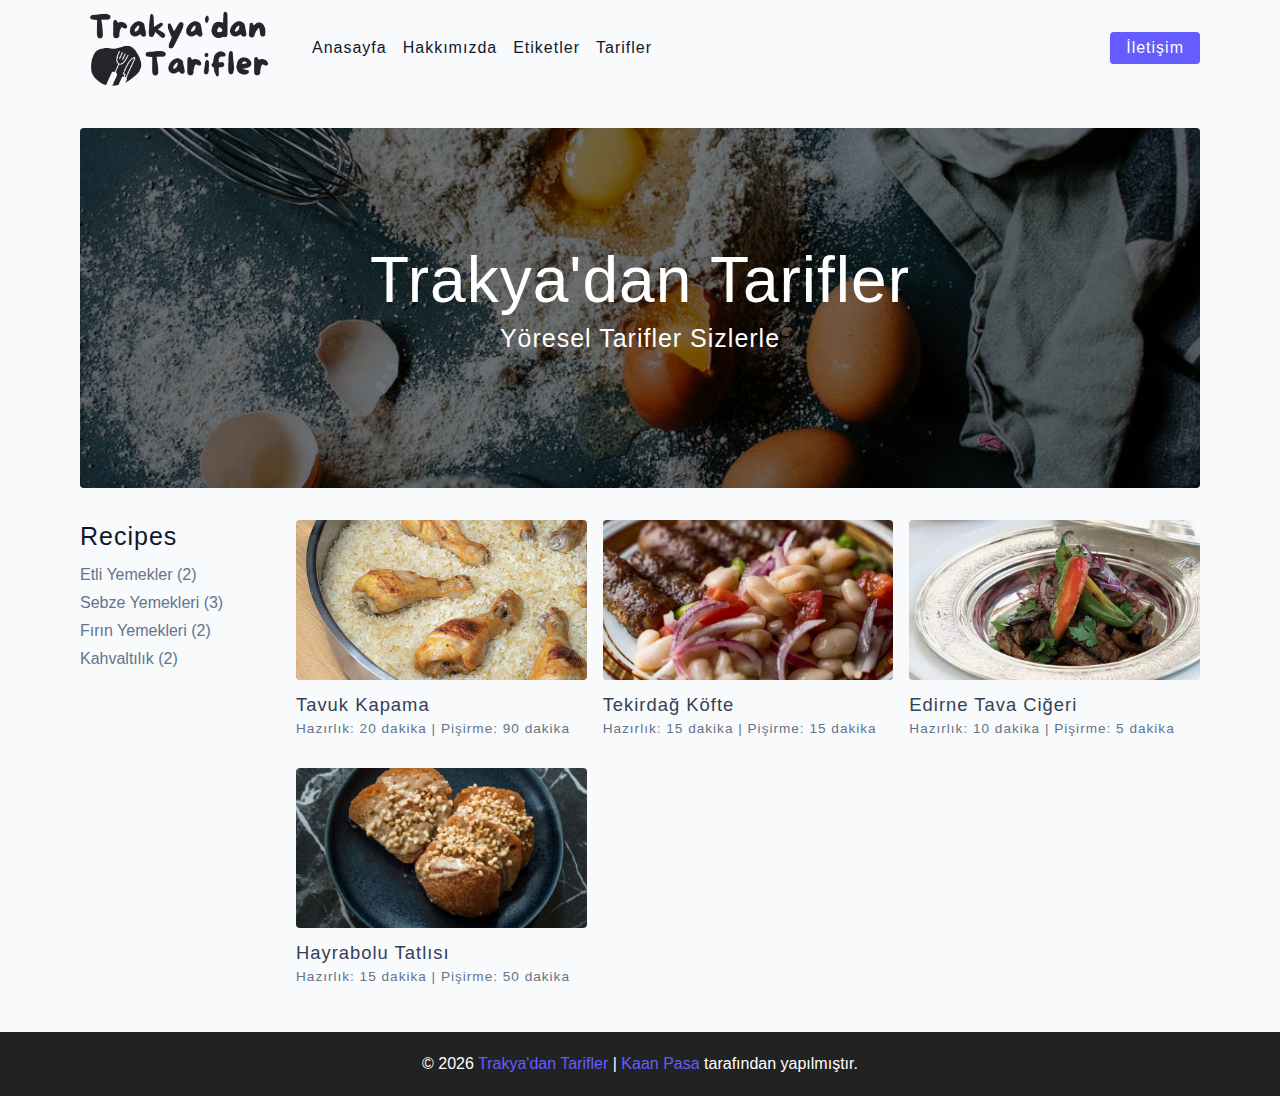
<file: index.html>
<!DOCTYPE html>
<html lang="en">

<head>
  <meta charset="UTF-8" />
  <meta http-equiv="X-UA-Compatible" content="IE=edge" />
  <meta name="viewport" content="width=device-width, initial-scale=1.0" />
  <title>Trakya'dan Tarifler</title>
  <!-- favicon -->
  <link rel="shortcut icon" href="./assets/a.ico" type="image/x-icon" />
  <!-- normalize -->
  <link rel="stylesheet" href="./css/normalize.css" />
  <!-- font-awesome -->
  <link rel="stylesheet" href="https://cdnjs.cloudflare.com/ajax/libs/font-awesome/5.14.0/css/all.min.css" />
  <!-- main css -->
  <link rel="stylesheet" href="./css/main.css" />
</head>

<body>
  <!-- Navbar -->
  <nav class="navbar">
    <div class="nav-center">
      <div class="nav-header">
        <a href="index.html" class="nav-logo">
          <img src="assets/logo.png" alt="Trakya'dan Tarifler">
        </a>
        <button type="button" class="btn nav-btn">
          <i class="fas fa-align-justify"></i>
        </button>
      </div>
      <!--links-->
      <div class="nav-links">
        <a href="index.html" class="nav-link">Anasayfa</a>
        <a href="about.html" class="nav-link">Hakkımızda</a>
        <a href="tags.html" class="nav-link">Etiketler</a>
        <a href="recipes.html" class="nav-link">Tarifler</a>
        <div class="nav-link contact-link">
          <a href="contact.html" class="btn">İletişim</a>
        </div>
      </div>
      <!--end of links-->
    </div>
  </nav>
  <!-- end of Navbar -->

  <!--main-->
  <main class="page">
    <!--header-->
    <header class="hero">
      <div class="hero-container">
        <div class="hero-text">
          <h1>Trakya'dan Tarifler</h1>
          <h4>Yöresel Tarifler Sizlerle</h4>
        </div>
      </div>
    </header>
    <!-- end of header-->
    <!-- recipes container-->
    <section class="recipes-container">
      <!--tag container-->
      <div class="tags-container">
        <h4>Recipes</h4>
        <div class="tags-list">
          <a href="tag-template.html">Etli Yemekler (2)</a>
          <a href="tag-template.html">Sebze Yemekleri (3)</a>
          <a href="tag-template.html">Fırın Yemekleri (2)</a>
          <a href="tag-template.html">Kahvaltılık (2)</a>
        </div>
      </div>
      <!--end of tag container-->

      <!-- recipes list -->
      <div class="recipes-list">
        <!-- single recipe -->
        <a href="single-recipe.html" class="recipe">
          <img
            src="./assets/recipes/tavuk-kapama.jpg"
            class="img recipe-img"
            alt=""
          />
          <h5>Tavuk Kapama</h5>
          <p>Hazırlık: 20 dakika | Pişirme: 90 dakika</p>
        </a>
        <!-- end of single recipe -->
        <!-- single recipe -->
        <a href="single-recipe.html" class="recipe">
          <img
            src="./assets/recipes/tekirdag-kofte.jpg"
            class="img recipe-img"
            alt=""
          />
          <h5>Tekirdağ Köfte</h5>
          <p>Hazırlık: 15 dakika | Pişirme: 15 dakika</p>
        </a>
        <!-- end of single recipe -->
        <!-- single recipe -->
        <a href="single-recipe.html" class="recipe">
          <img
            src="./assets/recipes/edirne-cigeri.jpg"
            class="img recipe-img"
            alt=""
          />
          <h5>Edirne Tava Ciğeri</h5>
          <p>Hazırlık: 10 dakika | Pişirme: 5 dakika</p>
        </a>
        <!-- end of single recipe -->
        <!-- single recipe -->
        <a href="single-recipe.html" class="recipe">
          <img
            src="./assets/recipes/hayrabolu-tatlisi.jpg"
            class="img recipe-img"
            alt=""
          />
          <h5>Hayrabolu Tatlısı</h5>
          <p>Hazırlık: 15 dakika | Pişirme: 50 dakika</p>
        </a>
        <!-- end of single recipe -->
      </div>
      <!-- end of recipes list -->
    </section>
    <!-- end of recipes container-->
  </main>
  <!--end of main-->
  <!--footer-->
  <footer class="page-footer">
    <p>&copy; <span id="date"></span> <span class="footer-logo">Trakya'dan Tarifler</span> | <a
        href="https://github.com/kaanpasa" target="_blank">Kaan Pasa</a> tarafından yapılmıştır.</p>
  </footer>
  <!--end of footer-->
  <script src="./js/app.js"></script>
</body>

</html>
</file>
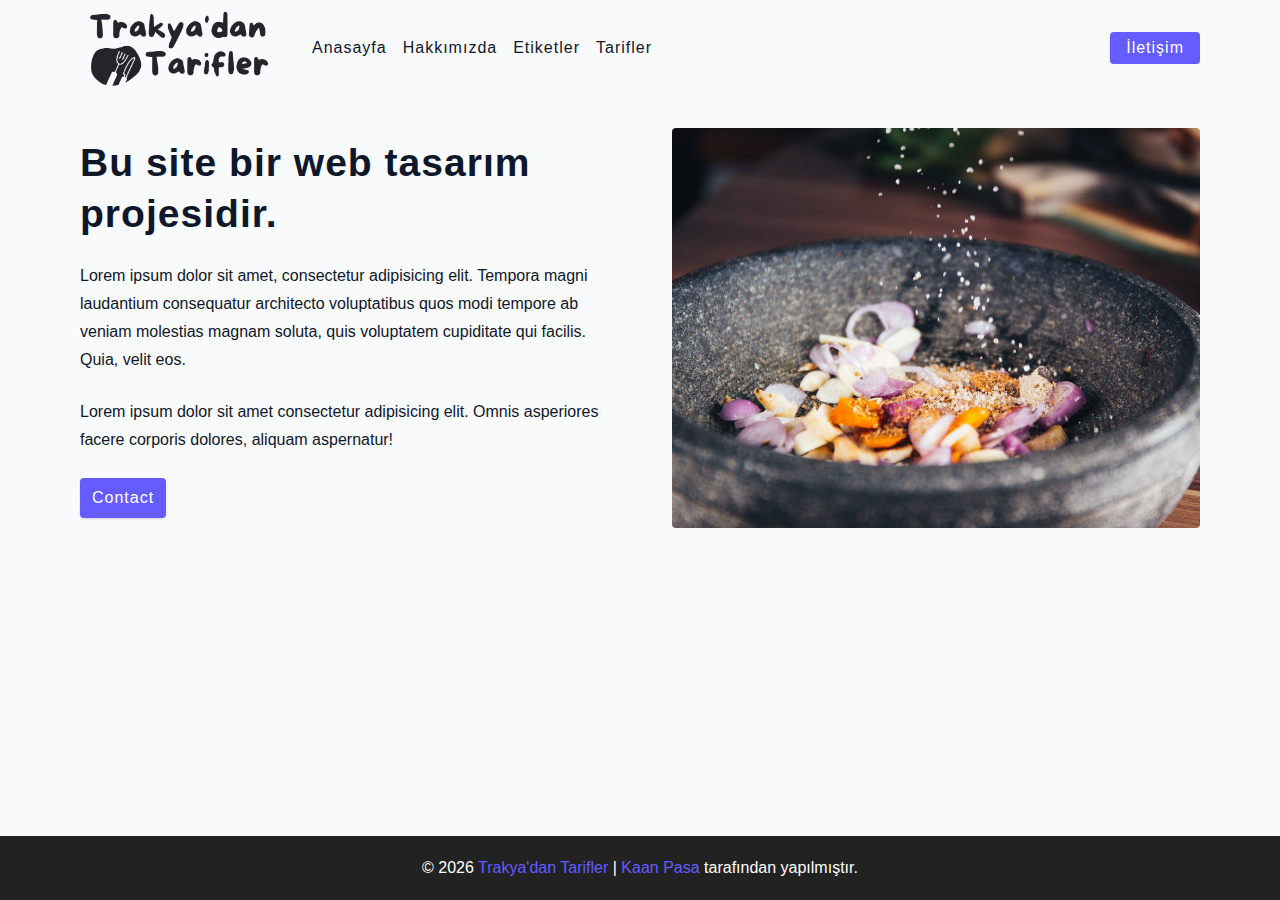
<file: about.html>
<!DOCTYPE html>
<html lang="en">

<head>
  <meta charset="UTF-8" />
  <meta http-equiv="X-UA-Compatible" content="IE=edge" />
  <meta name="viewport" content="width=device-width, initial-scale=1.0" />
  <title>Hakkımızda</title>
  <!-- favicon -->
  <link rel="shortcut icon" href="./assets/a.ico" type="image/x-icon" />
  <!-- normalize -->
  <link rel="stylesheet" href="./css/normalize.css" />
  <!-- font-awesome -->
  <link rel="stylesheet" href="https://cdnjs.cloudflare.com/ajax/libs/font-awesome/5.14.0/css/all.min.css" />
  <!-- main css -->
  <link rel="stylesheet" href="./css/main.css" />
</head>

<body>
  <!-- Navbar -->
  <nav class="navbar">
    <div class="nav-center">
      <!--header-->
      <div class="nav-header">
        <a href="index.html" class="nav-logo">
          <img src="assets/logo.png" alt="Trakya'dan Tarifler">
        </a>
        <button type="button" class="btn nav-btn">
          <i class="fas fa-align-justify"></i>
        </button>
      </div>
      <!--links-->
      <div class="nav-links">
        <a href="index.html" class="nav-link">Anasayfa</a>
        <a href="about.html" class="nav-link">Hakkımızda</a>
        <a href="tags.html" class="nav-link">Etiketler</a>
        <a href="recipes.html" class="nav-link">Tarifler</a>
        <div class="nav-link contact-link">
          <a href="contact.html" class="btn">İletişim</a>
        </div>
      </div>
    </div>
  </nav>
  <!-- end of Navbar -->
  <!--main-->
  <main class="page">
    <section class="about-page">
      <article>
        <h2>Bu site bir web tasarım projesidir.</h2>
        <p>
          Lorem ipsum dolor sit amet, consectetur adipisicing elit. Tempora magni laudantium consequatur architecto voluptatibus quos modi tempore ab veniam molestias magnam soluta, quis voluptatem cupiditate qui facilis. Quia, velit eos.
        </p>
        <p>
          Lorem ipsum dolor sit amet consectetur adipisicing elit. Omnis asperiores facere corporis dolores, aliquam aspernatur!
        </p>
        <a href="contact.html" class="btn"> contact </a>
      </article>
      <!-- needs fixes -->
      <img
        src="./assets/about.jpeg"
        alt="Person Pouring Salt in Bowl"
        class="img about-img"
      />
    </section>
  </main>
  <!--end of main-->
  <!--footer-->
  <footer class="page-footer">
    <p>&copy; <span id="date"></span> <span class="footer-logo">Trakya'dan Tarifler</span> | <a href="https://github.com/kaanpasa" target="_blank">Kaan Pasa</a> tarafından yapılmıştır.</p>
  </footer>
  <!--end of footer-->
  <script src="./js/app.js"></script>
</body>

</html>
</file>
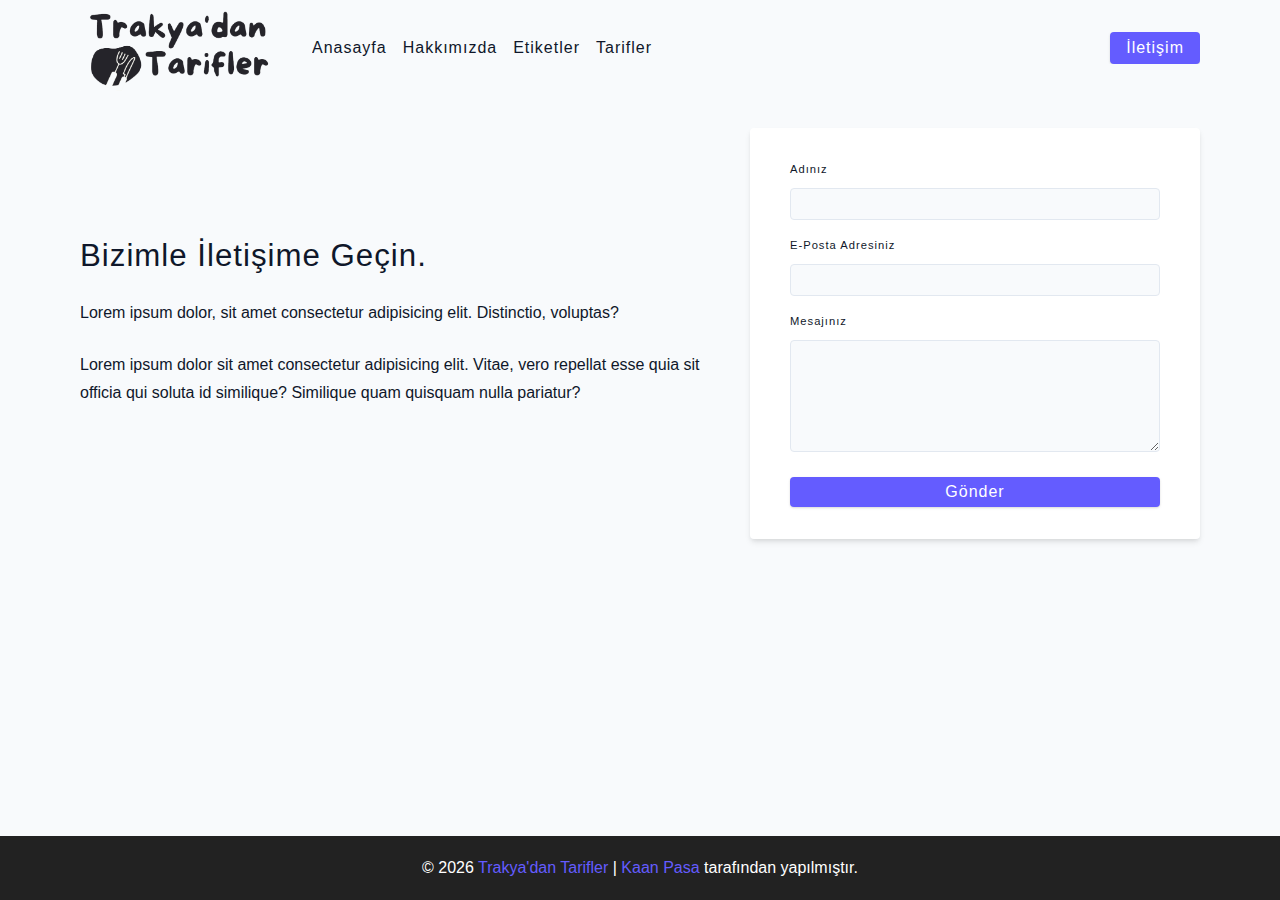
<file: contact.html>
<!DOCTYPE html>
<html lang="en">

<head>
  <meta charset="UTF-8" />
  <meta http-equiv="X-UA-Compatible" content="IE=edge" />
  <meta name="viewport" content="width=device-width, initial-scale=1.0" />
  <title>İletişim</title>
  <!-- favicon -->
  <link rel="shortcut icon" href="./assets/a.ico" type="image/x-icon" />
  <!-- normalize -->
  <link rel="stylesheet" href="./css/normalize.css" />
  <!-- font-awesome -->
  <link rel="stylesheet" href="https://cdnjs.cloudflare.com/ajax/libs/font-awesome/5.14.0/css/all.min.css" />
  <!-- main css -->
  <link rel="stylesheet" href="./css/main.css" />
</head>

<body>
  <!-- Navbar -->
  <nav class="navbar">
    <div class="nav-center">
      <!--header-->
      <div class="nav-header">
        <a href="index.html" class="nav-logo">
          <img src="assets/logo.png" alt="Trakya'dan Tarifler">
        </a>
        <button type="button" class="btn nav-btn">
          <i class="fas fa-align-justify"></i>
        </button>
      </div>
      <!--links-->
      <div class="nav-links">
        <a href="index.html" class="nav-link">Anasayfa</a>
        <a href="about.html" class="nav-link">Hakkımızda</a>
        <a href="tags.html" class="nav-link">Etiketler</a>
        <a href="recipes.html" class="nav-link">Tarifler</a>
        <div class="nav-link contact-link">
          <a href="contact.html" class="btn">İletişim</a>
        </div>
      </div>
    </div>
  </nav>
  <!-- end of Navbar -->
  <!--main-->
  <main class="page">
    <section class="contact-container">
      <article class="contact-info">
        <h3>Bizimle İletişime geçin.</h3>
        <p>
          Lorem ipsum dolor, sit amet consectetur adipisicing elit. Distinctio, voluptas?
        </p>
        <p>Lorem ipsum dolor sit amet consectetur adipisicing elit. Vitae, vero repellat esse quia sit officia qui soluta id similique? Similique quam quisquam nulla pariatur?</p>
      </article>
      <article>
        <form class="form contact-form">
          <div class="form-row">
            <label html="name" class="form-label">Adınız</label>
            <input type="text" name="name" id="name" class="form-input" />
          </div>
          <div class="form-row">
            <label html="email" class="form-label">E-posta adresiniz</label>
            <input type="text" name="email" id="email" class="form-input" />
          </div>
          <div class="form-row">
            <label html="message" class="form-label">Mesajınız</label>
            <textarea name="message" id="message" class="form-textarea"></textarea>
          </div>
          <button type="submit" class="btn btn-block">
            Gönder
          </button>
        </form>
      </article>
    </section>
  </main>
  <!--end of main-->
  <!--footer-->
  <footer class="page-footer">
    <p>&copy; <span id="date"></span> <span class="footer-logo">Trakya'dan Tarifler</span> | <a href="https://github.com/kaanpasa" target="_blank">Kaan Pasa</a> tarafından yapılmıştır.</p>
  </footer>
  <!--end of footer-->
  <script src="./js/app.js"></script>
</body>

</html>
</file>
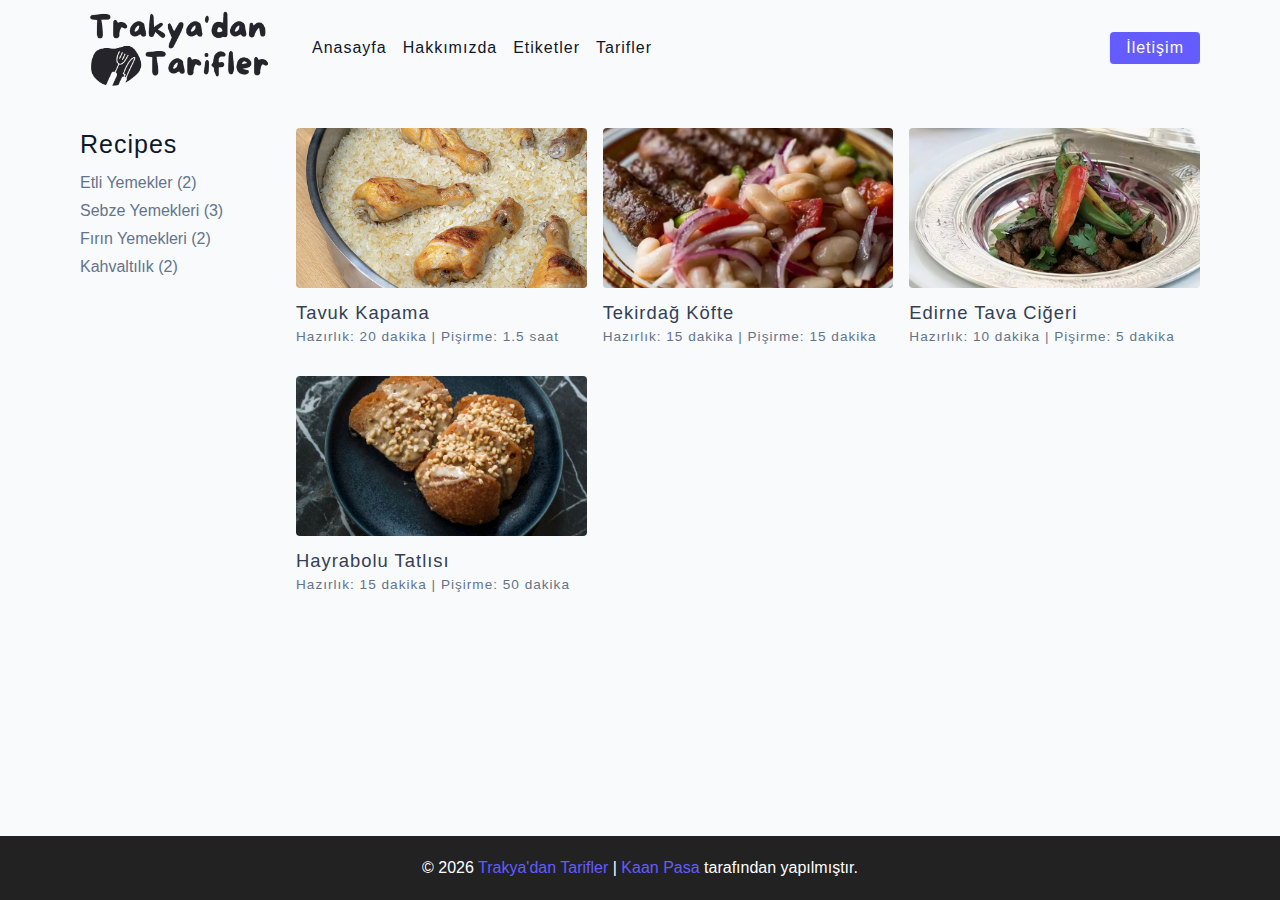
<file: recipes.html>
<!DOCTYPE html>
<html lang="en">

<head>
  <meta charset="UTF-8" />
  <meta http-equiv="X-UA-Compatible" content="IE=edge" />
  <meta name="viewport" content="width=device-width, initial-scale=1.0" />
  <title>Tüm Tarifler</title>
  <!-- favicon -->
  <link rel="shortcut icon" href="./assets/a.ico" type="image/x-icon" />
  <!-- normalize -->
  <link rel="stylesheet" href="./css/normalize.css" />
  <!-- font-awesome -->
  <link rel="stylesheet" href="https://cdnjs.cloudflare.com/ajax/libs/font-awesome/5.14.0/css/all.min.css" />
  <!-- main css -->
  <link rel="stylesheet" href="./css/main.css" />
</head>

<body>
  <!-- Navbar -->
  <nav class="navbar">
    <div class="nav-center">
      <!--header-->
      <div class="nav-header">
        <a href="index.html" class="nav-logo">
          <img src="assets/logo.png" alt="Trakya'dan Tarifler">
        </a>
        <button type="button" class="btn nav-btn">
          <i class="fas fa-align-justify"></i>
        </button>
      </div>
      <!--links-->
      <div class="nav-links">
        <a href="index.html" class="nav-link">Anasayfa</a>
        <a href="about.html" class="nav-link">Hakkımızda</a>
        <a href="tags.html" class="nav-link">Etiketler</a>
        <a href="recipes.html" class="nav-link">Tarifler</a>
        <div class="nav-link contact-link">
          <a href="contact.html" class="btn">İletişim</a>
        </div>
      </div>
    </div>
  </nav>
  <!-- end of Navbar -->
  <!--main-->
  <main class="page">
    <!-- recipes container-->
    <section class="recipes-container">
      <!--tag container-->
      <div class="tags-container">
        <h4>Recipes</h4>
        <div class="tags-list">
          <a href="tag-template.html">Etli Yemekler (2)</a>
          <a href="tag-template.html">Sebze Yemekleri (3)</a>
          <a href="tag-template.html">Fırın Yemekleri (2)</a>
          <a href="tag-template.html">Kahvaltılık (2)</a>
        </div>
      </div>
      <!--end of tag container-->

      <!-- recipes list -->
      <div class="recipes-list">
        <!-- single recipe -->
        <a href="single-recipe.html" class="recipe">
          <img
            src="./assets/recipes/tavuk-kapama.jpg"
            class="img recipe-img"
            alt=""
          />
          <h5>Tavuk Kapama</h5>
          <p>Hazırlık: 20 dakika | Pişirme: 1.5 saat</p>
        </a>
        <!-- end of single recipe -->
        <!-- single recipe -->
        <a href="single-recipe.html" class="recipe">
          <img
            src="./assets/recipes/tekirdag-kofte.jpg"
            class="img recipe-img"
            alt=""
          />
          <h5>Tekirdağ Köfte</h5>
          <p>Hazırlık: 15 dakika | Pişirme: 15 dakika</p>
        </a>
        <!-- end of single recipe -->
        <!-- single recipe -->
        <a href="single-recipe.html" class="recipe">
          <img
            src="./assets/recipes/edirne-cigeri.jpg"
            class="img recipe-img"
            alt=""
          />
          <h5>Edirne Tava Ciğeri</h5>
          <p>Hazırlık: 10 dakika | Pişirme: 5 dakika</p>
        </a>
        <!-- end of single recipe -->
        <!-- single recipe -->
        <a href="single-recipe.html" class="recipe">
          <img
            src="./assets/recipes/hayrabolu-tatlisi.jpg"
            class="img recipe-img"
            alt=""
          />
          <h5>Hayrabolu Tatlısı</h5>
          <p>Hazırlık: 15 dakika | Pişirme: 50 dakika</p>
        </a>
        <!-- end of single recipe -->
      </div>
      <!-- end of recipes list -->
    </section>
    <!-- end of recipes container-->
  </main>
  <!--end of main-->
  <!--footer-->
  <footer class="page-footer">
    <p>&copy; <span id="date"></span> <span class="footer-logo">Trakya'dan Tarifler</span> | <a href="https://github.com/kaanpasa" target="_blank">Kaan Pasa</a> tarafından yapılmıştır.</p>
  </footer>
  <!--end of footer-->
  <script src="./js/app.js"></script>
</body>

</html>
</file>
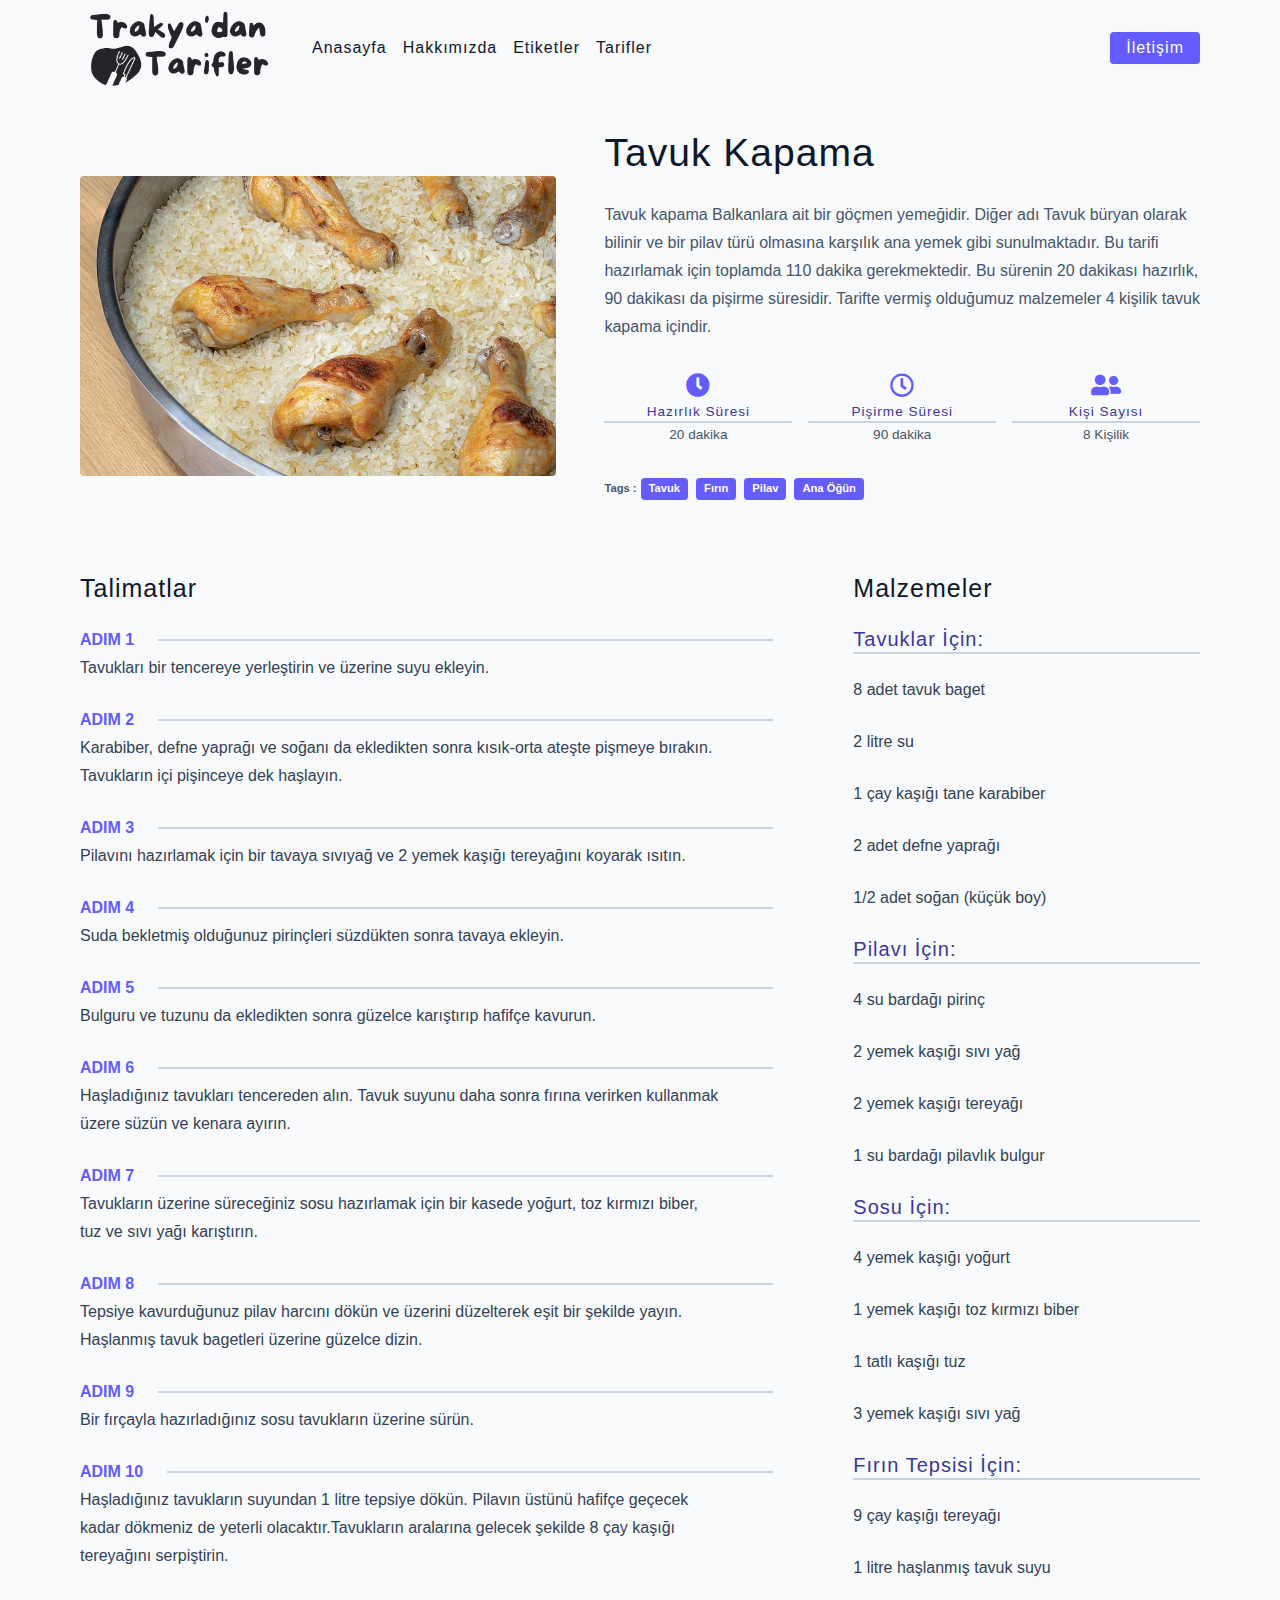
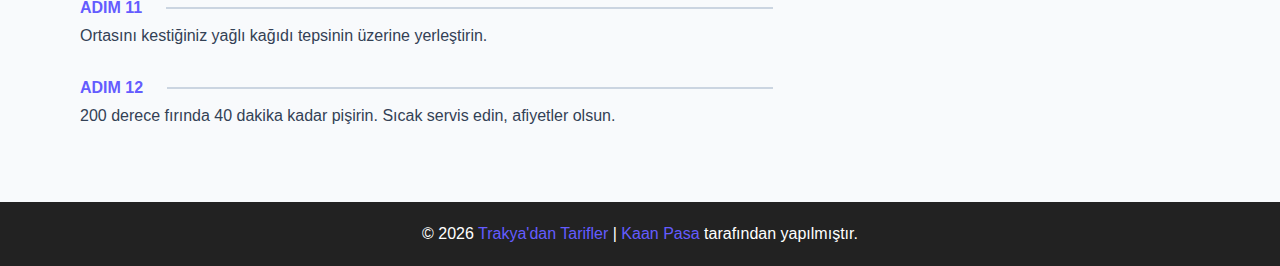
<file: single-recipe.html>
<!DOCTYPE html>
<html lang="en">

<head>
  <meta charset="UTF-8" />
  <meta http-equiv="X-UA-Compatible" content="IE=edge" />
  <meta name="viewport" content="width=device-width, initial-scale=1.0" />
  <title>Tavuk Kapama</title>
  <!-- favicon -->
  <link rel="shortcut icon" href="./assets/a.ico" type="image/x-icon" />
  <!-- normalize -->
  <link rel="stylesheet" href="./css/normalize.css" />
  <!-- font-awesome -->
  <link rel="stylesheet" href="https://cdnjs.cloudflare.com/ajax/libs/font-awesome/5.14.0/css/all.min.css" />
  <!-- main css -->
  <link rel="stylesheet" href="./css/main.css" />
</head>

<body>
  <!-- Navbar -->
  <nav class="navbar">
    <div class="nav-center">
      <!--header-->
      <div class="nav-header">
        <a href="index.html" class="nav-logo">
          <img src="assets/logo.png" alt="Trakya'dan Tarifler">
        </a>
        <button type="button" class="btn nav-btn">
          <i class="fas fa-align-justify"></i>
        </button>
      </div>
      <!--links-->
      <div class="nav-links">
        <a href="index.html" class="nav-link">Anasayfa</a>
        <a href="about.html" class="nav-link">Hakkımızda</a>
        <a href="tags.html" class="nav-link">Etiketler</a>
        <a href="recipes.html" class="nav-link">Tarifler</a>
        <div class="nav-link contact-link">
          <a href="contact.html" class="btn">İletişim</a>
        </div>
      </div>
    </div>
  </nav>
  <!-- end of Navbar -->
  <!--main-->
  <main class="page">
    <div class="recipe-page">
      <section class="recipe-hero">
        <img src="./assets/recipes/tavuk-kapama.jpg" class="img recipe-hero-img" />
        <article class="recipe-info">
          <h2>Tavuk Kapama</h2>
          <p>
            Tavuk kapama Balkanlara ait bir göçmen yemeğidir. Diğer adı Tavuk büryan
            olarak bilinir ve bir pilav türü olmasına karşılık ana yemek gibi sunulmaktadır.
            Bu tarifi hazırlamak için toplamda 110 dakika gerekmektedir. Bu sürenin 20
            dakikası hazırlık, 90 dakikası da pişirme süresidir. Tarifte vermiş olduğumuz
            malzemeler 4 kişilik tavuk kapama içindir.
          </p>
          <div class="recipe-icons">
            <article>
              <i class="fas fa-clock"></i>
              <h5>Hazırlık Süresi</h5>
              <p>20 dakika</p>
            </article>
            <article>
              <i class="far fa-clock"></i>
              <h5>Pişirme Süresi</h5>
              <p>90 dakika</p>
            </article>
            <article>
              <i class="fas fa-user-friends"></i>
              <h5>Kişi Sayısı</h5>
              <p>8 Kişilik</p>
            </article>
          </div>
          <p class="recipe-tags">
            Tags : <a href="tag-template.html">Tavuk</a>
            <a href="tag-template.html">Fırın</a>
            <a href="tag-template.html">Pilav</a>
            <a href="tag-template.html">Ana Öğün</a>
          </p>
        </article>
      </section>
      <!-- content -->
      <section class="recipe-content">
        <article>
          <h4>Talimatlar</h4>
          <!-- single instruction -->
          <div class="single-instruction">
            <header>
              <p>Adım 1</p>
              <div></div>
            </header>
            <p>
              Tavukları bir tencereye yerleştirin ve üzerine suyu ekleyin.
            </p>
          </div>
          <!-- end of single instruction -->
          <!-- single instruction -->
          <div class="single-instruction">
            <header>
              <p>Adım 2</p>
              <div></div>
            </header>
            <p>
              Karabiber, defne yaprağı ve soğanı da ekledikten sonra kısık-orta ateşte pişmeye bırakın. Tavukların içi
              pişinceye dek haşlayın.
            </p>
          </div>
          <!-- end of single instruction -->
          <!-- single instruction -->
          <div class="single-instruction">
            <header>
              <p>Adım 3</p>
              <div></div>
            </header>
            <p>
              Pilavını hazırlamak için bir tavaya sıvıyağ ve 2 yemek kaşığı tereyağını koyarak ısıtın.
            </p>
          </div>
          <!-- end of single instruction -->
          <!-- single instruction -->
          <div class="single-instruction">
            <header>
              <p>Adım 4</p>
              <div></div>
            </header>
            <p>
              Suda bekletmiş olduğunuz pirinçleri süzdükten sonra tavaya ekleyin.
            </p>
          </div>
          <!-- end of single instruction -->
          <!-- single instruction -->
          <div class="single-instruction">
            <header>
              <p>Adım 5</p>
              <div></div>
            </header>
            <p>
              Bulguru ve tuzunu da ekledikten sonra güzelce karıştırıp hafifçe kavurun.
            </p>
          </div>
          <!-- end of single instruction -->
          <!-- single instruction -->
          <div class="single-instruction">
            <header>
              <p>Adım 6</p>
              <div></div>
            </header>
            <p>
              Haşladığınız tavukları tencereden alın. Tavuk suyunu daha sonra fırına verirken kullanmak üzere süzün ve
              kenara ayırın.
            </p>
          </div>
          <!-- end of single instruction -->
          <!-- single instruction -->
          <div class="single-instruction">
            <header>
              <p>Adım 7</p>
              <div></div>
            </header>
            <p>
              Tavukların üzerine süreceğiniz sosu hazırlamak için bir kasede yoğurt, toz kırmızı biber, tuz ve sıvı yağı
              karıştırın.
            </p>
          </div>
          <!-- end of single instruction -->
          <!-- single instruction -->
          <div class="single-instruction">
            <header>
              <p>Adım 8</p>
              <div></div>
            </header>
            <p>
              Tepsiye kavurduğunuz pilav harcını dökün ve üzerini düzelterek eşit bir şekilde yayın. Haşlanmış tavuk
              bagetleri üzerine güzelce dizin.
            </p>
          </div>
          <!-- end of single instruction -->
          <!-- single instruction -->
          <div class="single-instruction">
            <header>
              <p>Adım 9</p>
              <div></div>
            </header>
            <p>
              Bir fırçayla hazırladığınız sosu tavukların üzerine sürün.
            </p>
          </div>
          <!-- end of single instruction -->
          <!-- single instruction -->
          <div class="single-instruction">
            <header>
              <p>Adım 10</p>
              <div></div>
            </header>
            <p>
              Haşladığınız tavukların suyundan 1 litre tepsiye dökün. Pilavın üstünü hafifçe geçecek kadar dökmeniz de
              yeterli olacaktır.Tavukların aralarına gelecek şekilde 8 çay kaşığı tereyağını serpiştirin.
            </p>
          </div>
          <!-- end of single instruction -->
          <!-- single instruction -->
          <div class="single-instruction">
            <header>
              <p>Adım 11</p>
              <div></div>
            </header>
            <p>
              Ortasını kestiğiniz yağlı kağıdı tepsinin üzerine yerleştirin.
            </p>
          </div>
          <!-- end of single instruction -->
          <!-- single instruction -->
          <div class="single-instruction">
            <header>
              <p>Adım 12</p>
              <div></div>
            </header>
            <p>
              200 derece fırında 40 dakika kadar pişirin. Sıcak servis edin, afiyetler olsun.
            </p>
          </div>
          <!-- end of single instruction -->
        </article>
        <article class="second-column">
          <div>
            <h4>Malzemeler</h4>
            <h5>Tavuklar İçin:</h5>
            <p class="single-ingredient">8 adet tavuk baget</p>
            <p class="single-ingredient">2 litre su</p>
            <p class="single-ingredient">1 çay kaşığı tane karabiber</p>
            <p class="single-ingredient">2 adet defne yaprağı</p>
            <p class="single-ingredient">1/2 adet soğan (küçük boy)</p>
            <h5>Pilavı İçin:</h5>
            <p class="single-ingredient">4 su bardağı pirinç</p>
            <p class="single-ingredient">2 yemek kaşığı sıvı yağ</p>
            <p class="single-ingredient">2 yemek kaşığı tereyağı</p>
            <p class="single-ingredient">1 su bardağı pilavlık bulgur</p>
            <h5>Sosu İçin:</h5>
            <p class="single-ingredient">4 yemek kaşığı yoğurt</p>
            <p class="single-ingredient">1 yemek kaşığı toz kırmızı biber</p>
            <p class="single-ingredient">1 tatlı kaşığı tuz</p>
            <p class="single-ingredient">3 yemek kaşığı sıvı yağ</p>
            <h5>Fırın Tepsisi İçin:</h5>
            <p class="single-ingredient">9 çay kaşığı tereyağı</p>
            <p class="single-ingredient">1 litre haşlanmış tavuk suyu</p>
          </div>
        </article>
      </section>
    </div>
  </main>
  <!--end of main-->
  <!--footer-->
  <footer class="page-footer">
    <p>&copy; <span id="date"></span> <span class="footer-logo">Trakya'dan Tarifler</span> | <a
        href="https://github.com/kaanpasa" target="_blank">Kaan Pasa</a> tarafından yapılmıştır.</p>
  </footer>
  <!--end of footer-->
  <script src="./js/app.js"></script>
</body>

</html>
</file>
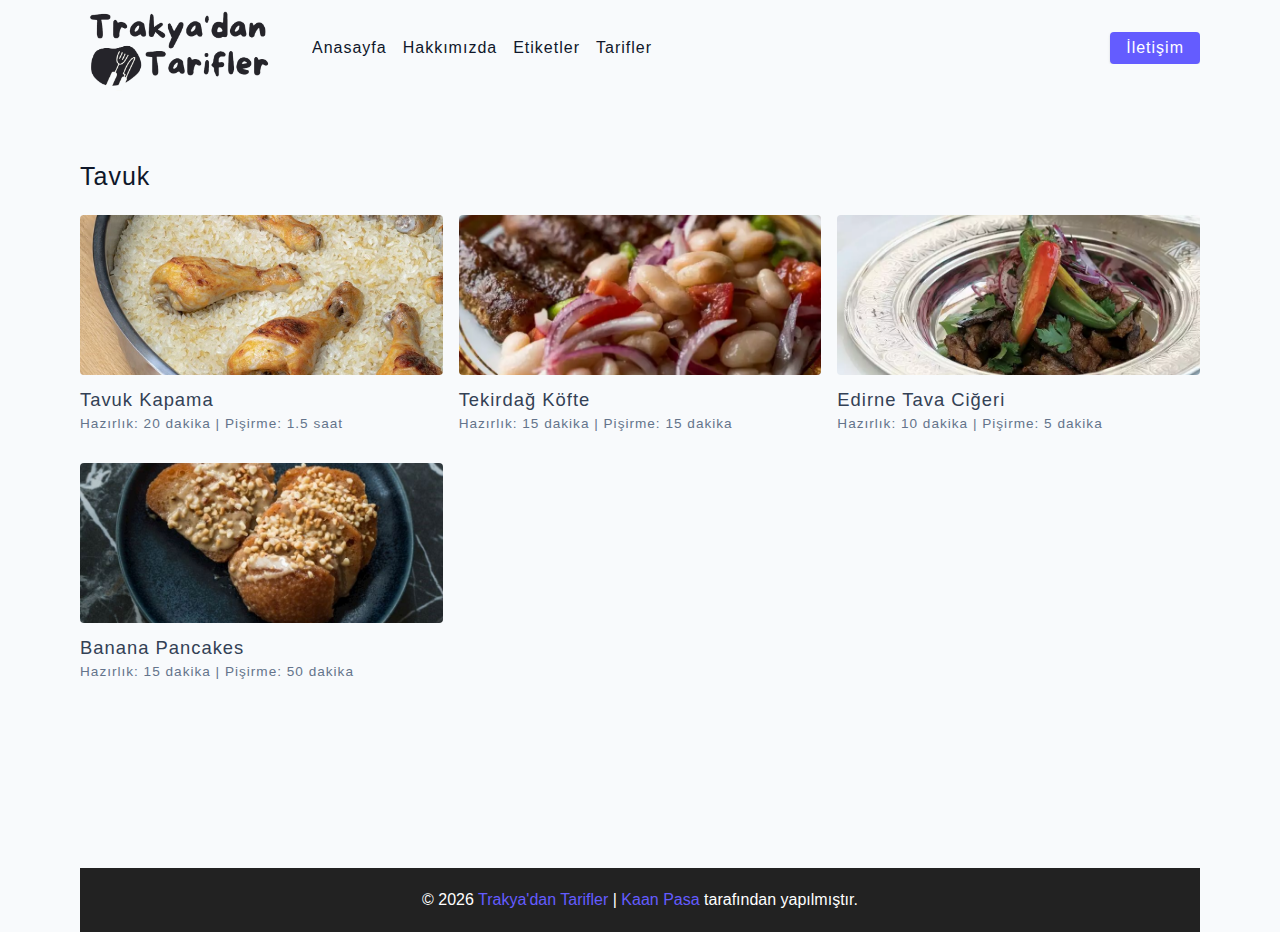
<file: tag-template.html>
<!DOCTYPE html>
<html lang="en">

<head>
  <meta charset="UTF-8" />
  <meta http-equiv="X-UA-Compatible" content="IE=edge" />
  <meta name="viewport" content="width=device-width, initial-scale=1.0" />
  <title>Etiket</title>
  <!-- favicon -->
  <link rel="shortcut icon" href="./assets/a.ico" type="image/x-icon" />
  <!-- normalize -->
  <link rel="stylesheet" href="./css/normalize.css" />
  <!-- font-awesome -->
  <link rel="stylesheet" href="https://cdnjs.cloudflare.com/ajax/libs/font-awesome/5.14.0/css/all.min.css" />
  <!-- main css -->
  <link rel="stylesheet" href="./css/main.css" />
</head>

<body>
  <!-- Navbar -->
  <nav class="navbar">
    <div class="nav-center">
      <!--header-->
      <div class="nav-header">
        <a href="index.html" class="nav-logo">
          <img src="assets/logo.png" alt="Trakya'dan Tarifler">
        </a>
        <button type="button" class="btn nav-btn">
          <i class="fas fa-align-justify"></i>
        </button>
      </div>
      <!--links-->
      <div class="nav-links">
        <a href="index.html" class="nav-link">Anasayfa</a>
        <a href="about.html" class="nav-link">Hakkımızda</a>
        <a href="tags.html" class="nav-link">Etiketler</a>
        <a href="recipes.html" class="nav-link">Tarifler</a>
        <div class="nav-link contact-link">
          <a href="contact.html" class="btn">İletişim</a>
        </div>
      </div>
    </div>
  </nav>
  <!-- end of Navbar -->
  <!--main-->
  <main class="page">
    <main class="page">
      <div class="featured-recipes">
        <h4>Tavuk</h4>
          <!-- recipes list -->
      <div class="recipes-list">
        <!-- single recipe -->
        <a href="single-recipe.html" class="recipe">
          <img
            src="./assets/recipes/tavuk-kapama.jpg"
            class="img recipe-img"
            alt=""
          />
          <h5>Tavuk Kapama</h5>
          <p>Hazırlık: 20 dakika | Pişirme: 1.5 saat</p>
        </a>
        <!-- end of single recipe -->
        <!-- single recipe -->
        <a href="single-recipe.html" class="recipe">
          <img
            src="./assets/recipes/tekirdag-kofte.jpg"
            class="img recipe-img"
            alt=""
          />
          <h5>Tekirdağ Köfte</h5>
          <p>Hazırlık: 15 dakika | Pişirme: 15 dakika</p>
        </a>
        <!-- end of single recipe -->
        <!-- single recipe -->
        <a href="single-recipe.html" class="recipe">
          <img
            src="./assets/recipes/edirne-cigeri.jpg"
            class="img recipe-img"
            alt=""
          />
          <h5>Edirne Tava Ciğeri</h5>
          <p>Hazırlık: 10 dakika | Pişirme: 5 dakika</p>
        </a>
        <!-- end of single recipe -->
        <!-- single recipe -->
        <a href="single-recipe.html" class="recipe">
          <img
            src="./assets/recipes/hayrabolu-tatlisi.jpg"
            class="img recipe-img"
            alt=""
          />
          <h5>Banana Pancakes</h5>
          <p>Hazırlık: 15 dakika | Pişirme: 50 dakika</p>
        </a>
        <!-- end of single recipe -->
      </div>
      <!-- end of recipes list -->
      </div>
  </main>
  <!--end of main-->
  <!--footer-->
  <footer class="page-footer">
    <p>&copy; <span id="date"></span> <span class="footer-logo">Trakya'dan Tarifler</span> | <a href="https://github.com/kaanpasa" target="_blank">Kaan Pasa</a> tarafından yapılmıştır.</p>
  </footer>
  <!--end of footer-->
  <script src="./js/app.js"></script>
</body>

</html>
</file>
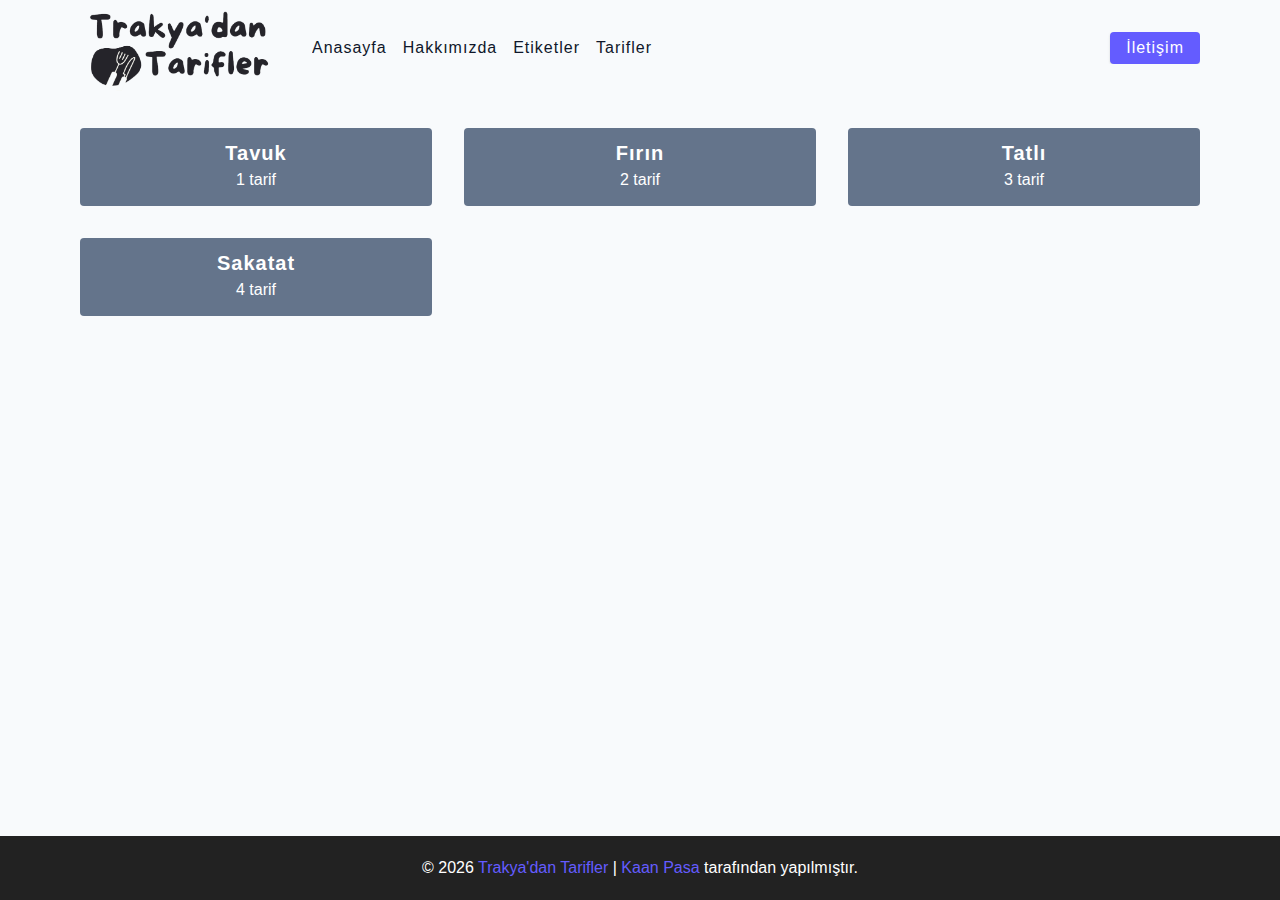
<file: tags.html>
<!DOCTYPE html>
<html lang="en">

<head>
  <meta charset="UTF-8" />
  <meta http-equiv="X-UA-Compatible" content="IE=edge" />
  <meta name="viewport" content="width=device-width, initial-scale=1.0" />
  <title>Etiketler</title>
  <!-- favicon -->
  <link rel="shortcut icon" href="./assets/a.ico" type="image/x-icon" />
  <!-- normalize -->
  <link rel="stylesheet" href="./css/normalize.css" />
  <!-- font-awesome -->
  <link rel="stylesheet" href="https://cdnjs.cloudflare.com/ajax/libs/font-awesome/5.14.0/css/all.min.css" />
  <!-- main css -->
  <link rel="stylesheet" href="./css/main.css" />
</head>

<body>
  <!-- Navbar -->
  <nav class="navbar">
    <div class="nav-center">
      <!--header-->
      <div class="nav-header">
        <a href="index.html" class="nav-logo">
          <img src="assets/logo.png" alt="Trakya'dan Tarifler">
        </a>
        <button type="button" class="btn nav-btn">
          <i class="fas fa-align-justify"></i>
        </button>
      </div>
      <!--links-->
      <div class="nav-links">
        <a href="index.html" class="nav-link">Anasayfa</a>
        <a href="about.html" class="nav-link">Hakkımızda</a>
        <a href="tags.html" class="nav-link">Etiketler</a>
        <a href="recipes.html" class="nav-link">Tarifler</a>
        <div class="nav-link contact-link">
          <a href="contact.html" class="btn">İletişim</a>
        </div>
      </div>
    </div>
  </nav>
  <!-- end of Navbar -->
  <!--main-->
  <main class="page">
    <section class="tags-wrapper">
      <!-- single tag -->
          <a href="tag-template.html" class="tag">
            <h5>Tavuk</h5>
            <p>1 tarif</p>
          </a>
        <!-- end of single tag -->
      <!-- single tag -->
          <a href="tag-template.html" class="tag">
            <h5>Fırın</h5>
            <p>2 tarif</p>
          </a>
        <!-- end of single tag -->
      <!-- single tag -->
          <a href="tag-template.html" class="tag">
            <h5>Tatlı</h5>
            <p>3 tarif</p>
          </a>
        <!-- end of single tag -->
      <!-- single tag -->
          <a href="tag-template.html" class="tag">
            <h5>Sakatat</h5>
            <p>4 tarif</p>
          </a>
        <!-- end of single tag -->
      
    </section>
  </main>
  <!--end of main-->
  <!--footer-->
  <footer class="page-footer">
    <p>&copy; <span id="date"></span> <span class="footer-logo">Trakya'dan Tarifler</span> | <a href="https://github.com/kaanpasa" target="_blank">Kaan Pasa</a> tarafından yapılmıştır.</p>
  </footer>
  <!--end of footer-->
  <script src="./js/app.js"></script>
</body>

</html>
</file>
<file: css/main.css>
*,
::after,
::before {
  box-sizing: border-box;
}
/* fonts */

@import url('https://fonts.googleapis.com/css2?family=Roboto:wght@400;500;600&family=Montserrat&display=swap');
html {
  font-size: 100%;
} /*16px*/

:root {
  /* colors */
  --primary-100: #e2e0ff;
  --primary-200: #c1beff;
  --primary-300: #a29dff;
  --primary-400: #837dff;
  --primary-500: #645cff;
  --primary-600: #504acc;
  --primary-700: #3c3799;
  --primary-800: #282566;
  --primary-900: #141233;

  /* grey */
  --grey-50: #f8fafc;
  --grey-100: #f1f5f9;
  --grey-200: #e2e8f0;
  --grey-300: #cbd5e1;
  --grey-400: #94a3b8;
  --grey-500: #64748b;
  --grey-600: #475569;
  --grey-700: #334155;
  --grey-800: #1e293b;
  --grey-900: #0f172a;
  /* rest of the colors */
  --black: #222;
  --white: #fff;
  --red-light: #f8d7da;
  --red-dark: #842029;
  --green-light: #d1e7dd;
  --green-dark: #0f5132;

  /* fonts  */
  --headingFont: 'Roboto', sans-serif;
  --bodyFont: 'Nunito', sans-serif;
  --smallText: 0.7em;
  /* rest of the vars */
  --backgroundColor: var(--grey-50);
  --textColor: var(--grey-900);
  --borderRadius: 0.25rem;
  --letterSpacing: 1px;
  --transition: 0.3s ease-in-out all;
  --max-width: 1120px;
  --fixed-width: 600px;

  /* box shadow*/
  --shadow-1: 0 1px 3px 0 rgba(0, 0, 0, 0.1), 0 1px 2px 0 rgba(0, 0, 0, 0.06);
  --shadow-2: 0 4px 6px -1px rgba(0, 0, 0, 0.1),
    0 2px 4px -1px rgba(0, 0, 0, 0.06);
  --shadow-3: 0 10px 15px -3px rgba(0, 0, 0, 0.1),
    0 4px 6px -2px rgba(0, 0, 0, 0.05);
  --shadow-4: 0 20px 25px -5px rgba(0, 0, 0, 0.1),
    0 10px 10px -5px rgba(0, 0, 0, 0.04);
}

body {
  background: var(--backgroundColor);
  font-family: var(--bodyFont);
  font-weight: 400;
  line-height: 1.75;
  color: var(--textColor);
}

p {
  margin-top: 0;
  margin-bottom: 1.5rem;
  max-width: 40em;
}

h1,
h2,
h3,
h4,
h5 {
  margin: 0;
  margin-bottom: 1.38rem;
  font-family: var(--headingFont);
  font-weight: 400;
  line-height: 1.3;
  text-transform: capitalize;
  letter-spacing: var(--letterSpacing);
}

h1 {
  margin-top: 0;
  font-size: 3.052rem;
}

h2 {
  font-size: 2.441rem;
}

h3 {
  font-size: 1.953rem;
}

h4 {
  font-size: 1.563rem;
}

h5 {
  font-size: 1.25rem;
}

small,
.text-small {
  font-size: var(--smallText);
}

a {
  text-decoration: none;
}
ul {
  list-style-type: none;
  padding: 0;
}

.img {
  width: 100%;
  display: block;
  object-fit: cover;
}
/* buttons */

.btn {
  cursor: pointer;
  color: var(--white);
  background: var(--primary-500);
  border: transparent;
  border-radius: var(--borderRadius);
  letter-spacing: var(--letterSpacing);
  padding: 0.375rem 0.75rem;
  box-shadow: var(--shadow-1);
  transition: var(--transtion);
  text-transform: capitalize;
  display: inline-block;
}
.btn:hover {
  background: var(--primary-700);
  box-shadow: var(--shadow-3);
}
.btn-hipster {
  color: var(--primary-500);
  background: var(--primary-200);
}
.btn-hipster:hover {
  color: var(--primary-200);
  background: var(--primary-700);
}
.btn-block {
  width: 100%;
}

/* alerts */
.alert {
  padding: 0.375rem 0.75rem;
  margin-bottom: 1rem;
  border-color: transparent;
  border-radius: var(--borderRadius);
}

.alert-danger {
  color: var(--red-dark);
  background: var(--red-light);
}
.alert-success {
  color: var(--green-dark);
  background: var(--green-light);
}
/* form */

.form {
  width: 90vw;
  max-width: var(--fixed-width);
  background: var(--white);
  border-radius: var(--borderRadius);
  box-shadow: var(--shadow-2);
  padding: 2rem 2.5rem;
  margin: 3rem auto;
}
.form-label {
  display: block;
  font-size: var(--smallText);
  margin-bottom: 0.5rem;
  text-transform: capitalize;
  letter-spacing: var(--letterSpacing);
}
.form-input,
.form-textarea {
  width: 100%;
  padding: 0.375rem 0.75rem;
  border-radius: var(--borderRadius);
  background: var(--backgroundColor);
  border: 1px solid var(--grey-200);
}

.form-row {
  margin-bottom: 1rem;
}

.form-textarea {
  height: 7rem;
}
::placeholder {
  font-family: inherit;
  color: var(--grey-400);
}
.form-alert {
  color: var(--red-dark);
  letter-spacing: var(--letterSpacing);
  text-transform: capitalize;
}
/* alert */

@keyframes spinner {
  to {
    transform: rotate(360deg);
  }
}

.loading {
  width: 6rem;
  height: 6rem;
  border: 5px solid var(--grey-400);
  border-radius: 50%;
  border-top-color: var(--primary-500);
  animation: spinner 0.6s linear infinite;
}
.loading {
  margin: 0 auto;
}
/* title */

.title {
  text-align: center;
}

.title-underline {
  background: var(--primary-500);
  width: 7rem;
  height: 0.25rem;
  margin: 0 auto;
  margin-top: -1rem;
}

/*
=============== 
Navbar
===============
*/

.navbar {
  display: flex;
  align-items: center;
  justify-content: center;
}
.nav-center {
  width: 90vw;
  max-width: var(--max-width);
}
.nav-header {
  height: 6rem;
  display: flex;
  justify-content: space-between;
  align-items: center;
}
.nav-header img {
  width: 200px;
}
.nav-logo {
  display: flex;
  align-items: flex-end;
}

.nav-btn {
  padding: 0.15rem 0.75rem;
}
.nav-btn i {
  font-size: 1.25rem;
}
.nav-links {
  height: 0;
  overflow: hidden;
  display: flex;
  flex-direction: column;
  transition: var(--transition);
}
.show-links {
  height: 23.9375rem;
}

.nav-link {
  display: block;
  text-align: center;
  font-size: 1.25rem;
  text-transform: capitalize;
  color: var(--grey-900);
  letter-spacing: var(--letterSpacing);
  padding: 1rem 0;
  border-top: 1px solid var(--grey-500);
  transition: var(--transition);
}
.nav-link:hover {
  color: var(--primary-500);
}

.contact-link a {
  padding: 0.15rem 1rem;
}

@media screen and (min-width: 992px) {
  .navbar {
    height: 6rem;
  }
  .nav-center {
    display: flex;
    align-items: center;
  }
  .nav-header {
    padding: 0;
    margin-right: 2rem;
    height: auto;
  }

  .nav-btn {
    display: none;
  }
  .nav-links {
    height: auto !important;
    flex-direction: row;
    align-items: center;
    width: 100%;
  }
  .nav-link {
    padding: 0;
    border-top: none;
    margin-right: 1rem;
    font-size: 1rem;
  }
  .contact-link {
    margin-right: 0;
    margin-left: auto;
  }
}
/*
=============== 
Page
===============
*/

.page {
  width: 90vw;
  max-width: var(--max-width);
  margin: 0 auto;
}
.page {
  padding-top: 2rem;
  min-height: calc(100vh - (6rem + 4rem));
}
/*
=============== 
Footer
===============
*/

.page-footer {
  text-align: center;
  height: 4rem;
  display: flex;
  align-items: center;
  justify-content: center;
  background: var(--black);
  color: var(--white);
}
.page-footer h5 {
  margin-top: 0;
  margin-bottom: 0;
}
.page-footer p {
  margin-bottom: 0;
}
.page-footer .footer-logo,
.page-footer a {
  color: var(--primary-500);
}
/*
=============== 
Hero
===============
*/

.hero {
  height: 40vh;
  position: relative;
  margin-bottom: 2rem;
  background: url('../assets/main.jpeg') center/cover no-repeat;
  border-radius: var(--borderRadius);
}
.hero-container {
  position: absolute;
  top: 0;
  left: 0;
  width: 100%;
  height: 100%;
  display: flex;
  align-items: center;
  justify-content: center;
  background: rgba(0, 0, 0, 0.4);
  border-radius: var(--borderRadius);
}
.hero-text {
  color: var(--white);
  text-align: center;
}

@media only screen and (min-width: 768px) {
  .hero-text h1 {
    font-size: 4rem;
    margin-bottom: 0;
  }
}

/*
=============== 
Recipes 
===============
*/

.recipes-container {
  display: grid;
  gap: 2rem 1rem;
}

.recipes-list {
  display: grid;
  gap: 2rem 1rem;
  padding-bottom: 3rem;
}
.tags-container {
  order: 1;
  display: flex;
  flex-direction: column;
  padding-bottom: 3rem;
  /* background: blue; */
}
.tags-container h4 {
  margin-bottom: 0.5rem;
  font-weight: 500;
}
.tags-list {
  display: grid;
  grid-template-columns: 1fr 1fr 1fr;
}
.tags-list a {
  text-transform: capitalize;
  display: block;
  color: var(--grey-500);
  transition: var(--transition);
}
.tags-list a:hover {
  color: var(--primary-500);
}
.recipe {
  display: block;
}
.recipe-img {
  height: 15rem;
  border-radius: var(--borderRadius);
  margin-bottom: 1rem;
}
.recipe h5 {
  margin-bottom: 0;
  margin-top: 0.25rem;
  line-height: 1;
  color: var(--grey-700);
}
.recipe p {
  margin-bottom: 0;
  line-height: 1;
  color: var(--grey-500);
  margin-top: 0.5rem;
  letter-spacing: var(--letterSpacing);
}
@media screen and (min-width: 576px) {
  .recipes-list {
    grid-template-columns: 1fr 1fr;
  }
  .recipe-img {
    height: 10rem;
  }
}

@media screen and (min-width: 992px) {
  .recipes-container {
    grid-template-columns: 200px 1fr;
    gap: 1rem;
  }
  .recipes-list {
    grid-template-columns: 1fr 1fr;
  }

  .recipe p {
    font-size: 0.85rem;
  }
  .tags-container {
    order: 0;
    /* background: blue; */
  }
  .tags-list {
    display: grid;
    grid-template-columns: 1fr;
  }
}

@media screen and (min-width: 1200px) {
  .recipe h5 {
    font-size: 1.15rem;
  }
  .recipes-list {
    grid-template-columns: 1fr 1fr 1fr;
  }
}
/*
=============== 
Error
===============
*/
.error-page {
  text-align: center;
  padding-top: 5rem;
}
.error-page h1 {
  font-size: 9rem;
}
/*
=============== 
About Page
===============
*/

.about-page h2 {
  text-transform: none;
  font-weight: bold;
}
.about-page {
  display: grid;
  gap: 2rem 4rem;
  padding-bottom: 3rem;
}
.about-img {
  border-radius: var(--borderRadius);
  height: 300px;
}

@media screen and (min-width: 992px) {
  .about-page {
    grid-template-columns: 1fr 1fr;
    grid-template-rows: 400px;
    align-items: center;
  }
  .about-img {
    height: 100%;
  }
}

.featured-title {
  text-align: center;
}
/*
=============== 
Contact Page
===============
*/
.contact-form {
  width: 100%;
  margin: 0;
}
.contact-container {
  display: grid;
  gap: 2rem 3rem;
  padding-bottom: 3rem;
}
@media screen and (min-width: 992px) {
  .contact-container {
    grid-template-columns: 1fr 450px;
    align-items: center;
  }
}

/*
=============== 
Tags Page
===============
*/

.tags-wrapper {
  display: grid;
  gap: 2rem;
  padding-bottom: 3rem;
}
.tag {
  background: var(--grey-500);
  border-radius: var(--borderRadius);
  text-align: center;
  color: var(--white);
  transition: var(--transition);
  padding: 0.75rem 0;
}
.tag:hover {
  background: var(--primary-500);
}
.tag h5,
.tag p {
  margin-bottom: 0;
}
.tag h5 {
  font-weight: 600;
}
@media screen and (min-width: 576px) {
  .tags-wrapper {
    grid-template-columns: 1fr 1fr;
  }
}
@media screen and (min-width: 992px) {
  .tags-wrapper {
    grid-template-columns: 1fr 1fr 1fr;
  }
}

/*
=============== 
Recipe Template
===============
*/

.recipe-hero {
  display: grid;
  gap: 3rem;
}

.recipe-hero-img {
  height: 300px;
  border-radius: var(--borderRadius);
}
.recipe-info p {
  color: var(--grey-600);
}
.recipe-icons {
  display: grid;
  grid-template-columns: repeat(3, 1fr);
  gap: 1rem;
  margin: 2rem 0;
  text-align: center;
}
.recipe-icons i {
  font-size: 1.5rem;
  color: var(--primary-500);
}
.recipe-icons h5,
.recipe-icons p {
  margin-bottom: 0;
  font-size: 0.85em;
}

.recipe-icons p {
  color: var(--grey-600);
}
.recipe-tags {
  display: flex;
  align-items: center;
  flex-wrap: wrap;
  font-size: 0.7em;
  font-weight: 600;
}
.recipe-tags a {
  background: var(--primary-500);
  border-radius: var(--borderRadius);
  color: var(--white);
  padding: 0.05rem 0.5rem;
  margin: 0 0.25rem;
  text-transform: capitalize;
}
@media screen and (min-width: 992px) {
  .recipe-hero {
    grid-template-columns: 4fr 5fr;
    align-items: center;
  }
}
.recipe-content {
  padding: 3rem 0;
  display: grid;
  gap: 2rem 5rem;
}
@media screen and (min-width: 992px) {
  .recipe-content {
    grid-template-columns: 2fr 1fr;
  }
}
.single-instruction header {
  display: grid;
  grid-template-columns: auto 1fr;
  gap: 1.5rem;
  align-items: center;
}
.single-instruction header p {
  text-transform: uppercase;
  font-weight: 600;
  color: var(--primary-500);
  margin-bottom: 0;
}
.single-instruction > p {
  color: var(--grey-700);
}

.single-instruction header div {
  height: 2px;
  background: var(--grey-300);
}

.second-column {
  display: grid;
  row-gap: 2rem;
}

.single-ingredient {
  color: var(--grey-700);
}
.single-tool {
  border-bottom: 2px solid var(--grey-300);
  padding-bottom: 0.75rem;
  color: var(--primary-500);
  text-transform: capitalize;
}

article h5{
  color: var(--primary-700);
  border-bottom: 2px solid var(--grey-300);
}
</file>
